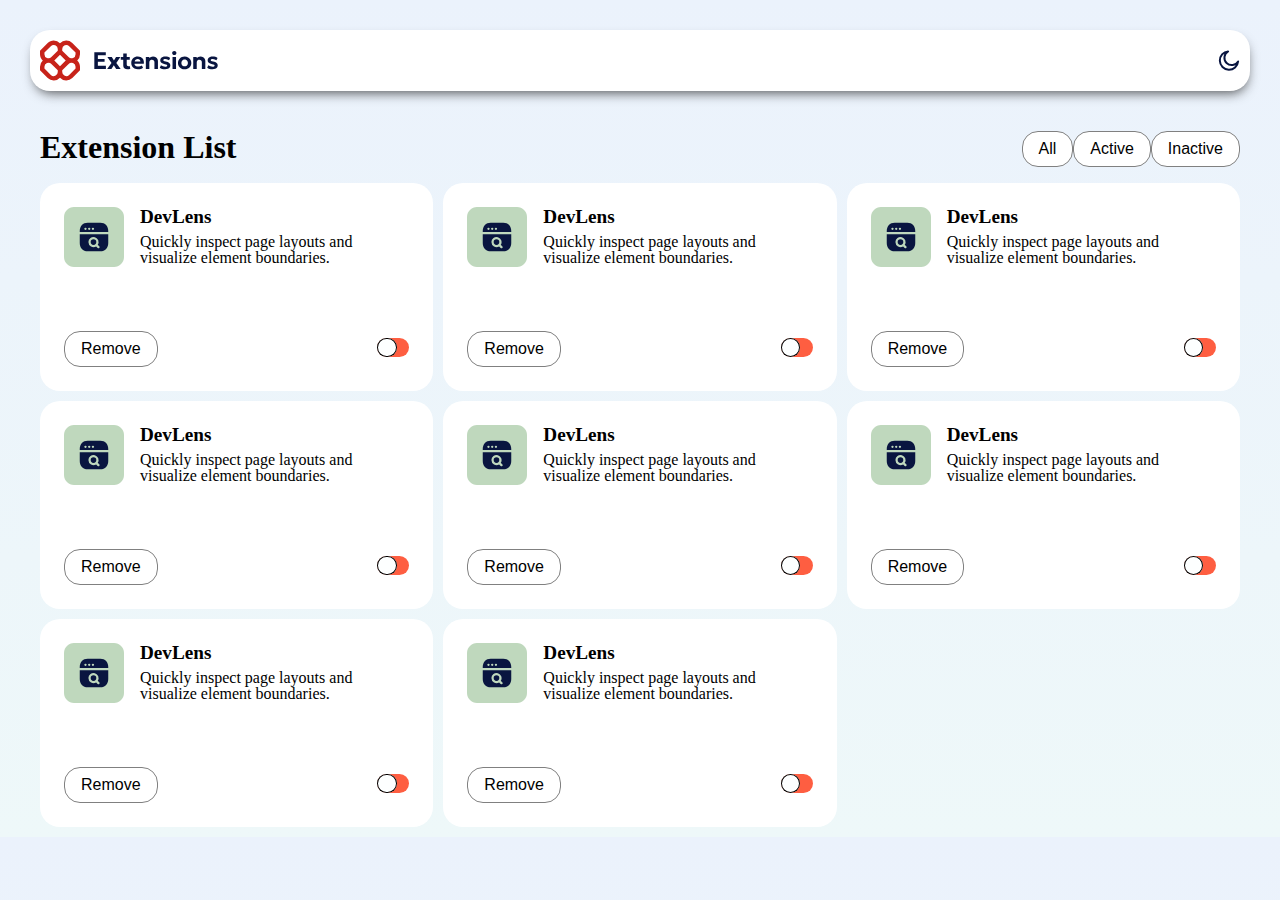
<file: index.html>
<!DOCTYPE html>
<html lang="en">
<head>
  <meta charset="UTF-8">
  <meta name="viewport" content="width=device-width, initial-scale=1.0"> <!-- displays site properly based on user's device -->

  <link rel="icon" type="image/png" sizes="32x32" href="./assets/images/favicon-32x32.png">
  <link rel="stylesheet" href="style.css">
  <title>Frontend Mentor | Browser extensions manager UI</title>
</head>
<body>
  <header>
        <img src="./assets/images/logo.svg" alt="logo">
        <img src="./assets/images/icon-moon.svg" alt="moon">
  </header>

  <section>
    <div class="top-section">
      <h1> Extension List</h1>
      <div class="top-section-btns">
        <button>All</button>
        <button>Active</button>
        <button>Inactive</button>
      </div>
    </div>
    <div class="grid-section">
      <!-- Grid here -->
      <div class="card">
        <div class="top-card">
          <img src="./assets/images/logo-devlens.svg" alt="logo-1">
          <p class="text-card">DevLens <span>  Quickly inspect page layouts and visualize element boundaries.</span></p>
        </div>
        <div class="bottom-card">
          <div>
            <button class="btn-card">Remove</button>
          </div>
          <div class="switch-button">
            <!-- Checkbox -->
            <input type="checkbox" name="switch-button" id="switch-label" class="switch-button__checkbox">
            <!-- Botón -->
            <label for="switch-label" class="switch-button__label"></label>
        </div>
        </div>
      </div>
      <div class="card">
        <div class="top-card">
          <img src="./assets/images/logo-devlens.svg" alt="logo-1">
          <p class="text-card">DevLens <span>  Quickly inspect page layouts and visualize element boundaries.</span></p>
        </div>
        <div class="bottom-card">
          <div>
            <button class="btn-card">Remove</button>
          </div>
          <div class="switch-button">
            <!-- Checkbox -->
            <input type="checkbox" name="switch-button" id="switch-label" class="switch-button__checkbox">
            <!-- Botón -->
            <label for="switch-label" class="switch-button__label"></label>
        </div>
        </div>
      </div>
      <div class="card">
        <div class="top-card">
          <img src="./assets/images/logo-devlens.svg" alt="logo-1">
          <p class="text-card">DevLens <span>  Quickly inspect page layouts and visualize element boundaries.</span></p>
        </div>
        <div class="bottom-card">
          <div>
            <button class="btn-card">Remove</button>
          </div>
          <div class="switch-button">
            <!-- Checkbox -->
            <input type="checkbox" name="switch-button" id="switch-label" class="switch-button__checkbox">
            <!-- Botón -->
            <label for="switch-label" class="switch-button__label"></label>
        </div>
        </div>
      </div>
      <div class="card">
        <div class="top-card">
          <img src="./assets/images/logo-devlens.svg" alt="logo-1">
          <p class="text-card">DevLens <span>  Quickly inspect page layouts and visualize element boundaries.</span></p>
        </div>
        <div class="bottom-card">
          <div>
            <button class="btn-card">Remove</button>
          </div>
          <div class="switch-button">
            <!-- Checkbox -->
            <input type="checkbox" name="switch-button" id="switch-label" class="switch-button__checkbox">
            <!-- Botón -->
            <label for="switch-label" class="switch-button__label"></label>
        </div>
        </div>
      </div>
      <div class="card">
        <div class="top-card">
          <img src="./assets/images/logo-devlens.svg" alt="logo-1">
          <p class="text-card">DevLens <span>  Quickly inspect page layouts and visualize element boundaries.</span></p>
        </div>
        <div class="bottom-card">
          <div>
            <button class="btn-card">Remove</button>
          </div>
          <div class="switch-button">
            <!-- Checkbox -->
            <input type="checkbox" name="switch-button" id="switch-label" class="switch-button__checkbox">
            <!-- Botón -->
            <label for="switch-label" class="switch-button__label"></label>
        </div>
        </div>
      </div>
      <div class="card">
        <div class="top-card">
          <img src="./assets/images/logo-devlens.svg" alt="logo-1">
          <p class="text-card">DevLens <span>  Quickly inspect page layouts and visualize element boundaries.</span></p>
        </div>
        <div class="bottom-card">
          <div>
            <button class="btn-card">Remove</button>
          </div>
          <div class="switch-button">
            <!-- Checkbox -->
            <input type="checkbox" name="switch-button" id="switch-label" class="switch-button__checkbox">
            <!-- Botón -->
            <label for="switch-label" class="switch-button__label"></label>
        </div>
        </div>
      </div>
      <div class="card">
        <div class="top-card">
          <img src="./assets/images/logo-devlens.svg" alt="logo-1">
          <p class="text-card">DevLens <span>  Quickly inspect page layouts and visualize element boundaries.</span></p>
        </div>
        <div class="bottom-card">
          <div>
            <button class="btn-card">Remove</button>
          </div>
          <div class="switch-button">
            <!-- Checkbox -->
            <input type="checkbox" name="switch-button" id="switch-label" class="switch-button__checkbox">
            <!-- Botón -->
            <label for="switch-label" class="switch-button__label"></label>
        </div>
        </div>
      </div>
      <div class="card">
        <div class="top-card">
          <img src="./assets/images/logo-devlens.svg" alt="logo-1">
          <p class="text-card">DevLens <span>  Quickly inspect page layouts and visualize element boundaries.</span></p>
        </div>
        <div class="bottom-card">
          <div>
            <button class="btn-card">Remove</button>
          </div>
          <div class="switch-button">
            <!-- Checkbox -->
            <input type="checkbox" name="switch-button" id="switch-label" class="switch-button__checkbox">
            <!-- Botón -->
            <label for="switch-label" class="switch-button__label"></label>
        </div>
        </div>
      </div>

    </div>
  </section>


  <!-- <div class="attribution">
    Challenge by <a href="https://www.frontendmentor.io?ref=challenge">Frontend Mentor</a>. 
    Coded by <a href="#">Your Name Here</a>.
  </div> -->
</body>
</html>
</file>
<file: style.css>
@import url("reset.css");
@import url("switch.css");

body {
    background: linear-gradient(180deg, #EBF2FC 0%, #EEF8F9 100%);
    box-sizing: border-box
}

header {
    display: flex;
    justify-content: space-between;
    padding: 10px;
    background-color: white;
    max-width: 1200px;
    margin: 30px auto;
    border-radius: 20px;
    box-shadow: 1px 6px 12px -4px rgba(31,31,31,0.75);
    -webkit-box-shadow: 1px 6px 12px -4px rgba(31,31,31,0.75);
    -moz-box-shadow: 1px 6px 12px -4px rgba(31,31,31,0.75);
}

section {
    display: flex;
    justify-content: space-between;
    padding: 10px;
    max-width: 1200px;
    flex-direction: column;
    margin: 0 auto;
}

h1 {
    font-size: 2rem;
    font-weight: bold;
}

.top-section{
    display: flex;
    justify-content: space-between;
}


.top-section-btns{
    display: flex;
    justify-content: space-between;

}

button {
    border-radius: 1rem;
    padding: 0.5em 1em;
    border: 1px solid gray;
    background-color: white;
    font-size: 1rem;
}

button:hover {
    background-color: red;
    color: white;
}

.grid-section {
    display: grid;
    grid-template-columns: repeat(3, 1fr);
    grid-template-rows: repeat(3, 1fr);
    grid-column-gap: 10px;
    grid-row-gap: 10px;
    margin-top: 1rem;
}
.card {
  background-color: white;
  height: 10rem;
  display: flex;
  flex-direction: column;
  justify-content: space-between;
  padding: 1.5rem;
  border-radius: 20px;
}

.top-card {
    display:flex;
    gap: 1rem;
}

.text-card {
    font-size: 1.2rem;
    font-weight: bold;
    display: flex;
    flex-direction: column;
    gap: 0.5rem;
}

.text-card span {
    font-size: 1rem;
    font-weight: normal;
}

.bottom-card {
    display:flex;
    justify-content: space-between;
    align-items: center;
}
</file>
